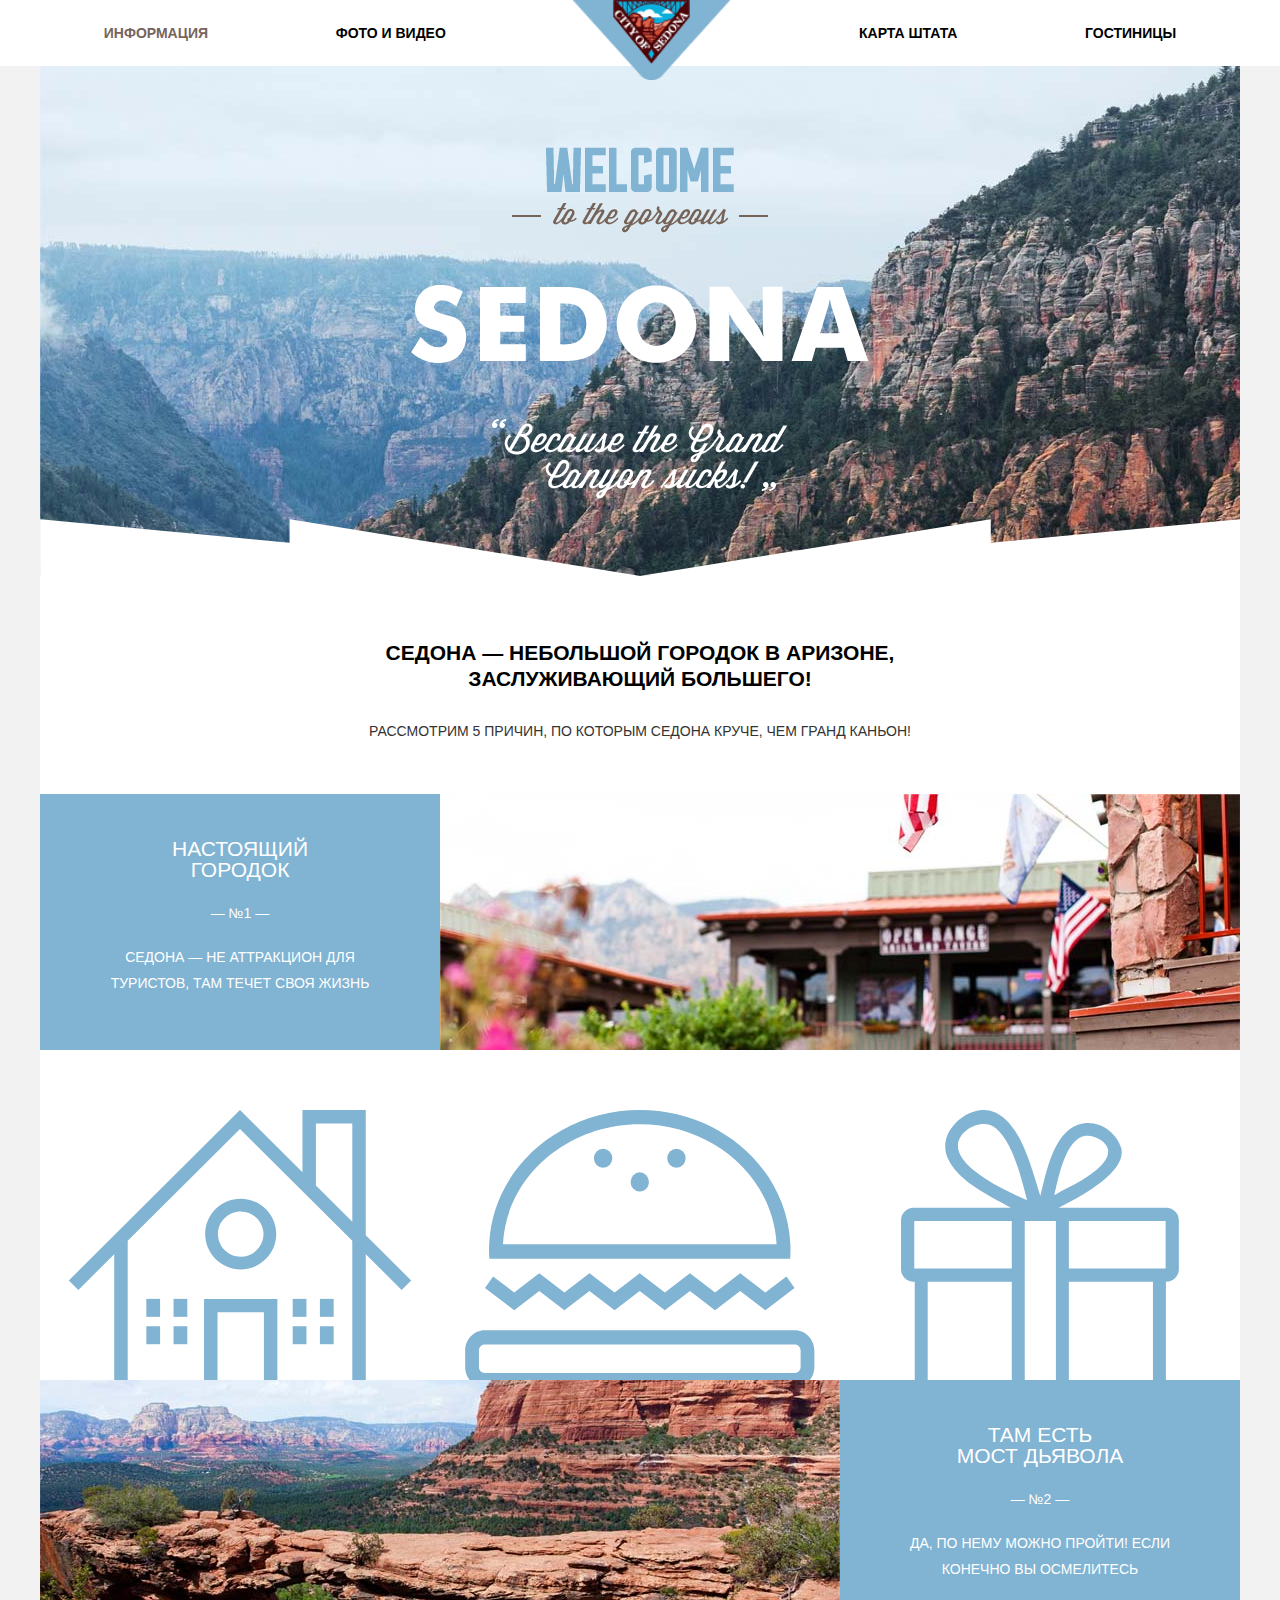
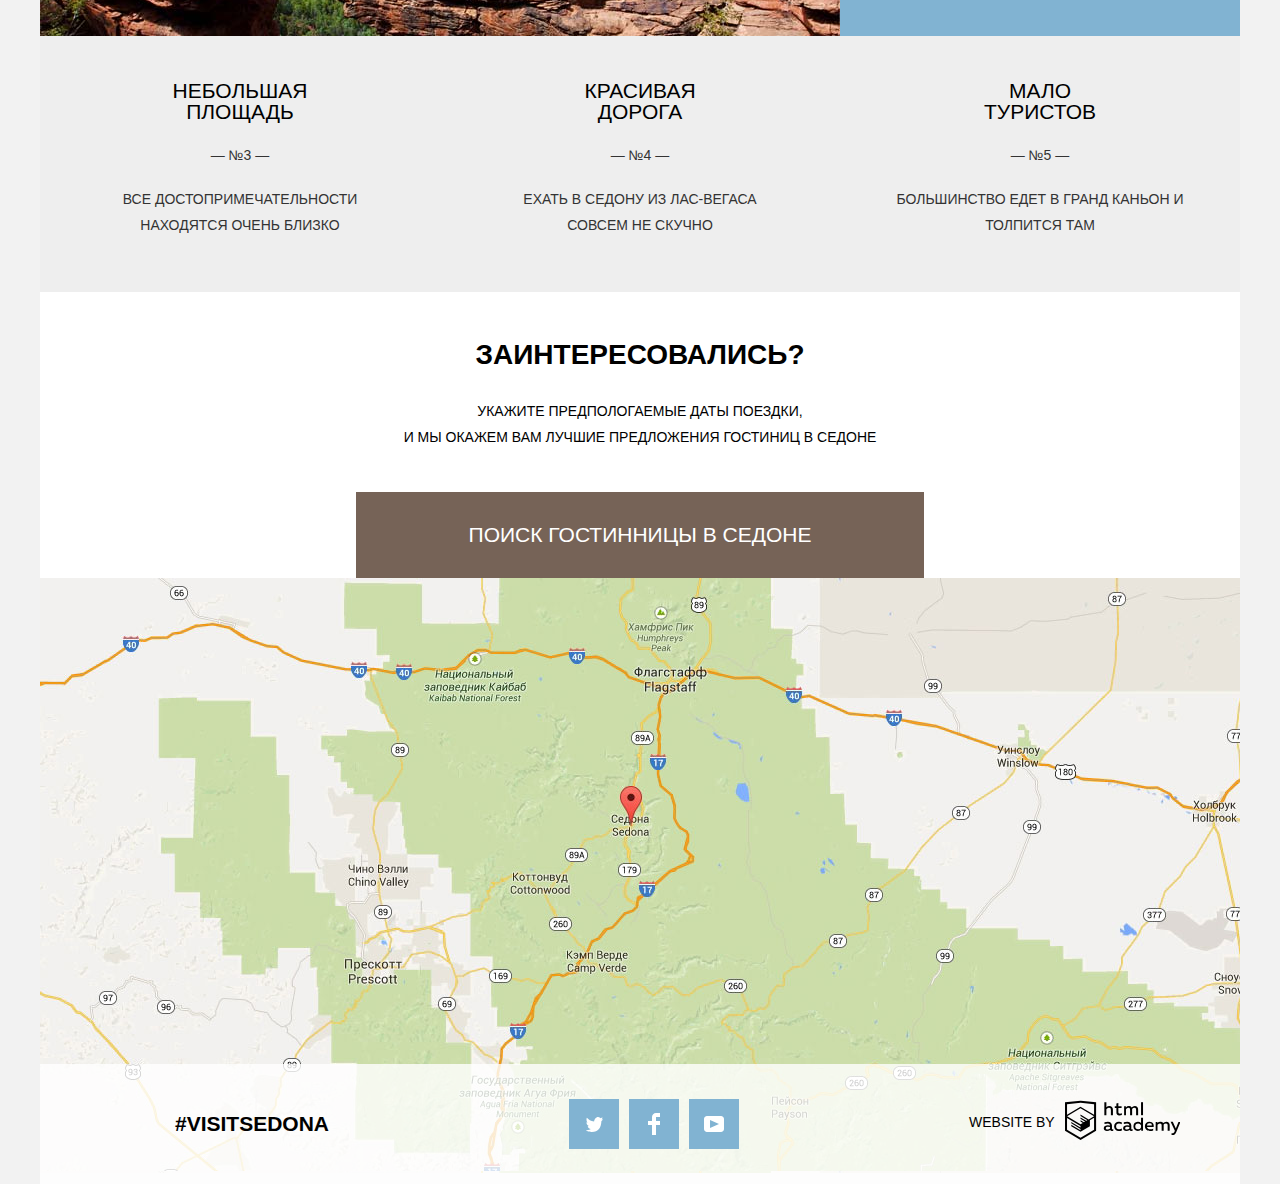
<file: index.html>
<!DOCTYPE HTML>
<html lang="ru">

<head>
    <meta charset="UTF-8">
    <meta name="viewport"
          content="width=device-width, user-scalable=no, initial-scale=1.0, maximum-scale=1.0, minimum-scale=1.0">
    <meta http-equiv="X-UA-Compatible" content="ie=edge">
    <title>Седона</title>
    <link href="css/normalize.css" rel="stylesheet">
    <link href="css/style.css" rel="stylesheet">
</head>

<body>
    <header class="main-header">
        <nav class="main-navigation">
            <div class="container">
                <ul class="site-navigation">
                    <li class="active"><a href="#">информация</a></li>
                    <li><a href="#">фото и видео</a></li>
                    <li><a class="main-header-logo"><img src="img/main-logo.png" alt="логотип Седона"></a></li>
                    <li><a href="#">карта штата</a></li>
                    <li><a href="#">гостиницы</a></li>
                </ul>
            </div>
        </nav>
    </header>
    <main class="main">
        <div class="headline">
            <img src="img/headline-inscription.png" alt="Welcome to the gorgeous Sedona">
            <img src="img/headline-form.png" alt="">
        </div>
        <div class="features-decription">
            <h2>Седона — небольшой городок в Аризоне,<br> заслуживающий большего!</h2>
            <p>Рассмотрим 5 причин, по которым Седона круче, чем гранд каньон!</p>
        </div>

        <section class="features">

            <ol class="first-features">
                <li class="main-features-item">
                    <div class="main-features-text">
                        <h3>НАСТОЯЩИЙ ГОРОДОК</h3>
                        <p>— №1 —</p>
                        <p>СЕДОНА — НЕ АТТРАКЦИОН ДЛЯ ТУРИСТОВ, ТАМ ТЕЧЕТ СВОЯ ЖИЗНь</p>
                    </div>
                    <div class="img-city"></div>
                </li>
                <li class="main-features-item">
                    <div class="main-features-text">
                        <h3>ТАМ ЕСТЬ МОСТ ДЬЯВОЛА</h3>
                        <p>— №2 —</p>
                        <p>ДА, ПО НЕМУ МОЖНО ПРОЙТИ! ЕСЛИ КОНЕЧНО ВЫ ОСМЕЛИТЕСЬ</p>
                    </div>
                    <div class="img-canyon"></div>
                </li>
                <li class="main-features-item">
                    <div class="main-features-text">
                        <h3>НЕБОЛЬШАЯ ПЛОЩАДЬ</h3>
                        <p>— №3 —</p>
                        <p>ВСЕ ДОСТОПРИМЕЧАТЕЛЬНОСТИ НАХОДЯТСЯ ОЧЕНЬ БЛИЗКО</p>
                    </div>
                </li>
                <li class="main-features-item">
                    <div class="main-features-text">
                        <h3>КРАСИВАЯ ДОРОГА</h3>
                        <p>— №4 —</p>
                        <p>ЕХАТЬ В СЕДОНУ ИЗ ЛАС-ВЕГАСА СОВСЕМ НЕ СКУЧНО</p>
                    </div>
                </li>
                <li class="main-features-item">
                    <div class="main-features-text">
                        <h3>МАЛО ТУРИСТОВ</h3>
                        <p>— №5 —</p>
                        <p>БОЛЬШИНСТВО ЕДЕТ В ГРАНД КАНЬОН И ТОЛПИТСЯ ТАМ</p>
                    </div>
                </li>
                <li>
                    <ul class="secondary-features">
                        <li class="features-item">
                            <img src="img/icon-1.svg" alt="">
                            <h3>ЖИЛЬЕ</h3>
                            <p>РЕКОМЕНДУЕМ ПОЖИТЬ В НАСТОЯЩЕМ МОТЕЛЕ, ВСЕ КАК В КИНО!</p>
                        </li>
                        <li class="features-item">
                            <img src="img/icon-2.svg" alt="">
                            <h3>ЕДА</h3>
                            <p>ВСЕГДА ЗАКАЗЫВАЙТЕ ФИРМЕННЫЙ БУРГЕР, ВЫ НЕ РАЗОЧАРУЕТЕСЬ!</p>
                        </li>
                        <li class="features-item" alt="">
                            <img src="img/icon-3.svg">
                            <h3>СУВЕНИРЫ</h3>
                            <p>НЕ ТОЛЬКО КИТАЙСКОГО, НО И МЕСТНОГО ПРОИЗВОДСТВА!</p>
                        </li>
                    </ul>
                </li>

            </ol>


        </section>
        <section class="search">
            <h2>Заинтересовались?</h2>
            <p> укажите предпологаемые даты поездки,<br> и мы окажем вам лучшие предложения гостиниц в Седоне</p>
            <button type="button" class="btn-search">Поиск гостинницы в Седоне</button>
        </section>
        <div class="map">
            <form class="search-form-disabled" method="get" action="https://echo.htmlacademy.ru">
                <div class="date-arrival form-item">
                    <label for="date-arrival">Дата заезда:</label>
                    <input type="date" id="date-arrival" name="date-arrival">
                </div>
                <div class="date-departure form-item">
                    <label for="date-departure">Дата выезда:</label>
                    <input type="date" id="date-departure" name="date-departure">
                </div>
                <div class="mature form-item">
                    <label for="mature">взрослые:</label>
                    <input type="number" id="mature" name="mature" value="2">
                </div>
                <div class="children form-item">
                    <label for="children">дети:</label>
                    <input type="number" id="children" name="children" value="0">
                </div>
                <button type="submit" class="btn-find" >найти</button>

            </form>
        </div>
    </main>
    <footer>
        <div class="footer-container">
            <p class="footer-tag">#visitsedona</p>
            <ul class="social-links">
                <li>
                    <a class="social-item" href="#">
                        <svg xmlns="http://www.w3.org/2000/svg" width="17px" height="15px" viewBox="0 0 17 15">
                            <path fill="#FFFFFF" d="M10.95,0.144c1.685-0.496,2.984,0.27,3.577,1.179c0.673-0.231,1.331-0.481,2.011-0.708
			c-0.004,0.861-0.522,1.513-0.857,1.768c0.685,0.17,1.304-0.491,1.304-0.491c-0.169,1-1.006,1.788-1.563,2.024
			c-0.231,6.75-3.175,11.217-10.077,11.082c-0.522,0,0.075,0-0.446,0c-0.41,0-4.164-0.46-4.898-1.887
			c2.271,0.196,3.893-0.422,4.693-1.177c-0.96-0.3-2.679-0.477-2.979-2.95C2.064,9.09,2.279,9.212,2.905,9.103
			C1.705,8.247,0.374,7.53,0.448,5.33c0.285,0.328,1.067,0.536,1.34,0.472c-0.703-0.241-1.97-3.36-0.894-4.952
			c1.818,1.854,3.735,3.606,7.152,3.773C8.254,2.33,9.183,0.793,10.95,0.144z"/>
                        </svg>
                    </a>
                </li>
                <li>
                    <a class="social-item" href="#">
                        <svg xmlns="http://www.w3.org/2000/svg" width="12px" height="22px" viewBox="0 0 12 22">
                            <path fill="#FFFFFF" d="M12,4V0H8C5.791,0,4,1.791,4,4v4H0v4h4v10h4V12h4V8H8V4H12z"/>
                        </svg>
                    </a>
                    
                </li>
                <li>
                    <a class="social-item" href="#">
                        <svg xmlns="http://www.w3.org/2000/svg" width="20px" height="16px" viewBox="0 0 20 16">
                            <path fill="#FFFFFF" d="M17,0H3C1.35,0,0,1.35,0,3v10c0,1.65,1.35,3,3,3h14c1.65,0,3-1.35,3-3V3C20,1.35,18.65,0,17,0z
	 M6.027,11.998V4.002L15.014,8L6.027,11.998z"/>
                        </svg>
                    </a>
                </li>
            </ul>
            <a href="#" class="academy-link">
                    <p>website by</p>
                    <div><svg xmlns="http://www.w3.org/2000/svg" viewBox="0 0 113 39" width="115" height="41">
                    <title>logo_name</title>
                    <path fill="#000" d="M401.93,351.51a2.07,2.07,0,0,0,.58-0.11v1.4a3.41,3.41,0,0,1-1.24.22,1.75,1.75,0,0,1-1.75-1,5.08,5.08,0,0,1-3.3,1.13c-1.59,0-3.06-.87-3.06-2.68,0-2.24,2.08-2.93,3.9-2.93a11.63,11.63,0,0,1,2.28.26v-0.31c0-1.09-.8-1.86-2.3-1.86a7.79,7.79,0,0,0-3.15.67v-1.79a10.72,10.72,0,0,1,3.35-.58c2.48,0,4,1.18,4,3.83v3.14A0.57,0.57,0,0,0,401.93,351.51Zm-6.76-1.19a1.42,1.42,0,0,0,1.64,1.29,3.56,3.56,0,0,0,2.53-1V349.1a10.21,10.21,0,0,0-1.9-.22C396.34,348.89,395.17,349.23,395.17,350.33Z" transform="translate(-355.09 -323.29)" />
                    <path fill="#000" d="M408.15,343.91a5.29,5.29,0,0,1,2.7.67v1.79a4.28,4.28,0,0,0-2.42-.73,2.89,2.89,0,1,0,0,5.76,5.26,5.26,0,0,0,2.55-.67v1.8a6.58,6.58,0,0,1-2.9.6,4.42,4.42,0,0,1-4.72-4.54A4.54,4.54,0,0,1,408.15,343.91Z" transform="translate(-355.09 -323.29)" />
                    <path fill="#000" d="M420.93,351.51a2.07,2.07,0,0,0,.58-0.11v1.4a3.41,3.41,0,0,1-1.24.22,1.75,1.75,0,0,1-1.75-1,5.08,5.08,0,0,1-3.3,1.13c-1.59,0-3.06-.87-3.06-2.68,0-2.24,2.08-2.93,3.9-2.93a11.63,11.63,0,0,1,2.28.26v-0.31c0-1.09-.8-1.86-2.3-1.86a7.79,7.79,0,0,0-3.15.67v-1.79a10.72,10.72,0,0,1,3.35-.58c2.48,0,4,1.18,4,3.83v3.14A0.57,0.57,0,0,0,420.93,351.51Zm-6.76-1.19a1.42,1.42,0,0,0,1.64,1.29,3.56,3.56,0,0,0,2.53-1V349.1a10.21,10.21,0,0,0-1.9-.22C415.33,348.89,414.17,349.23,414.17,350.33Z" transform="translate(-355.09 -323.29)" />
                    <path fill="#000" d="M431.76,340.14V352.9H430v-1.39a4.07,4.07,0,0,1-3.35,1.62,4.62,4.62,0,0,1,0-9.22,4,4,0,0,1,3.15,1.37v-5.14h2ZM427,345.62a2.9,2.9,0,0,0,0,5.8,3,3,0,0,0,2.79-1.84v-2.13A3.06,3.06,0,0,0,427,345.62Z" transform="translate(-355.09 -323.29)" />
                    <path fill="#000" d="M438.08,343.91c3.48,0,4.68,2.81,4.12,5.34h-6.58c0.22,1.57,1.75,2.22,3.35,2.22a6.41,6.41,0,0,0,2.77-.62v1.68a7.5,7.5,0,0,1-3.14.6c-2.68,0-5-1.53-5-4.61A4.39,4.39,0,0,1,438.08,343.91Zm0.09,1.62a2.39,2.39,0,0,0-2.57,2.26h4.85A2.06,2.06,0,0,0,438.17,345.53Z" transform="translate(-355.09 -323.29)" />
                    <path fill="#000" d="M444.19,352.9v-8.75h1.73v1.09a4,4,0,0,1,2.92-1.33,3,3,0,0,1,2.73,1.4,4.33,4.33,0,0,1,3.06-1.4,3.21,3.21,0,0,1,3.32,3.52v5.47h-2v-5.41a1.67,1.67,0,0,0-1.73-1.84,2.94,2.94,0,0,0-2.17,1.18c0,0.2,0,.4,0,0.6v5.47h-2v-5.41a1.67,1.67,0,0,0-1.73-1.84,3.11,3.11,0,0,0-2.32,1.35v5.91h-2Z" transform="translate(-355.09 -323.29)" />
                    <path fill="#000" d="M466.56,344.15h2l-4.1,9.93c-0.95,2.28-2.19,3-3.52,3a5,5,0,0,1-1.15-.15v-1.66a3,3,0,0,0,.89.13c0.95,0,1.66-.67,2.17-2l0.18-.44-4.16-8.82H461l3,6.6Z" transform="translate(-355.09 -323.29)" />
                    <path fill="#000" d="M395.75,324.82v5a4,4,0,0,1,2.83-1.2,3.41,3.41,0,0,1,3.61,3.57v5.41h-2v-5.16a1.9,1.9,0,0,0-2-2.1,3.08,3.08,0,0,0-2.44,1.46v5.8h-2V324.82h2Z" transform="translate(-355.09 -323.29)" />
                    <path fill="#000" d="M407.52,325.71v3.12h3.17v1.71h-3.17v4c0,1.15.53,1.53,1.66,1.53a4.71,4.71,0,0,0,1.77-.35v1.68a7.14,7.14,0,0,1-2.35.38,2.68,2.68,0,0,1-3-2.88v-4.38H404v-1.71h1.57v-2.64Z" transform="translate(-355.09 -323.29)" />
                    <path fill="#000" d="M413.19,337.58v-8.75h1.73v1.09a4,4,0,0,1,2.92-1.33,3,3,0,0,1,2.73,1.4,4.33,4.33,0,0,1,3.06-1.4,3.21,3.21,0,0,1,3.32,3.52v5.47h-2v-5.41a1.67,1.67,0,0,0-1.73-1.84,2.94,2.94,0,0,0-2.17,1.18c0,0.2,0,.4,0,0.6v5.47h-2v-5.41a1.67,1.67,0,0,0-1.73-1.84,3.11,3.11,0,0,0-2.32,1.35v5.91h-2Z" transform="translate(-355.09 -323.29)" />
                    <rect fill="#000" x="74.72" y="1.52" width="1.95" height="12.76" />
                    <path fill="#000" d="M370.53,323.31l-0.16,0-15.28,1.6v28L370.37,362l15.28-9.09v-28Zm13.12,28.45-13.28,7.9-13.28-7.9V340.28l13.22,7.87,0,1.43-9.07-5.4v1.38l9.11,5.47,0,1.46-9.1-5.42v1.38l9.11,5.47h0l9.19-5.5v-1.39h0v-4.52l4.1-2.45v11.67Zm0-13.16L380,340.74h0l-1.68,1-8-4.76v1.38l6.84,4.07-0.06,0-0.15.09-1,.57-5.64-3.36v1.38l4.45,2.65-1.05.7,0,0-3.36-2v1.38l2.21,1.3-2.25,1.35-13.16-7.82,13.17-7.92h0Zm0-1.39-13.35-7.87h0l-13.2,7.86v-10.5l13.28-1.39,13.28,1.39v10.51Z" transform="translate(-355.09 -323.29)" />
                </svg></div>
            </a>
        </div>
    </footer>
<script>
    var toggle = document.querySelector(".btn-search");
    var popup = document.querySelector(".search-form-disabled");

    toggle.addEventListener("click", function(evt) {
        evt.preventDefault();
        popup.classList.toggle("search-form-enabled");
    });
</script>
</body>

</html>
</file>
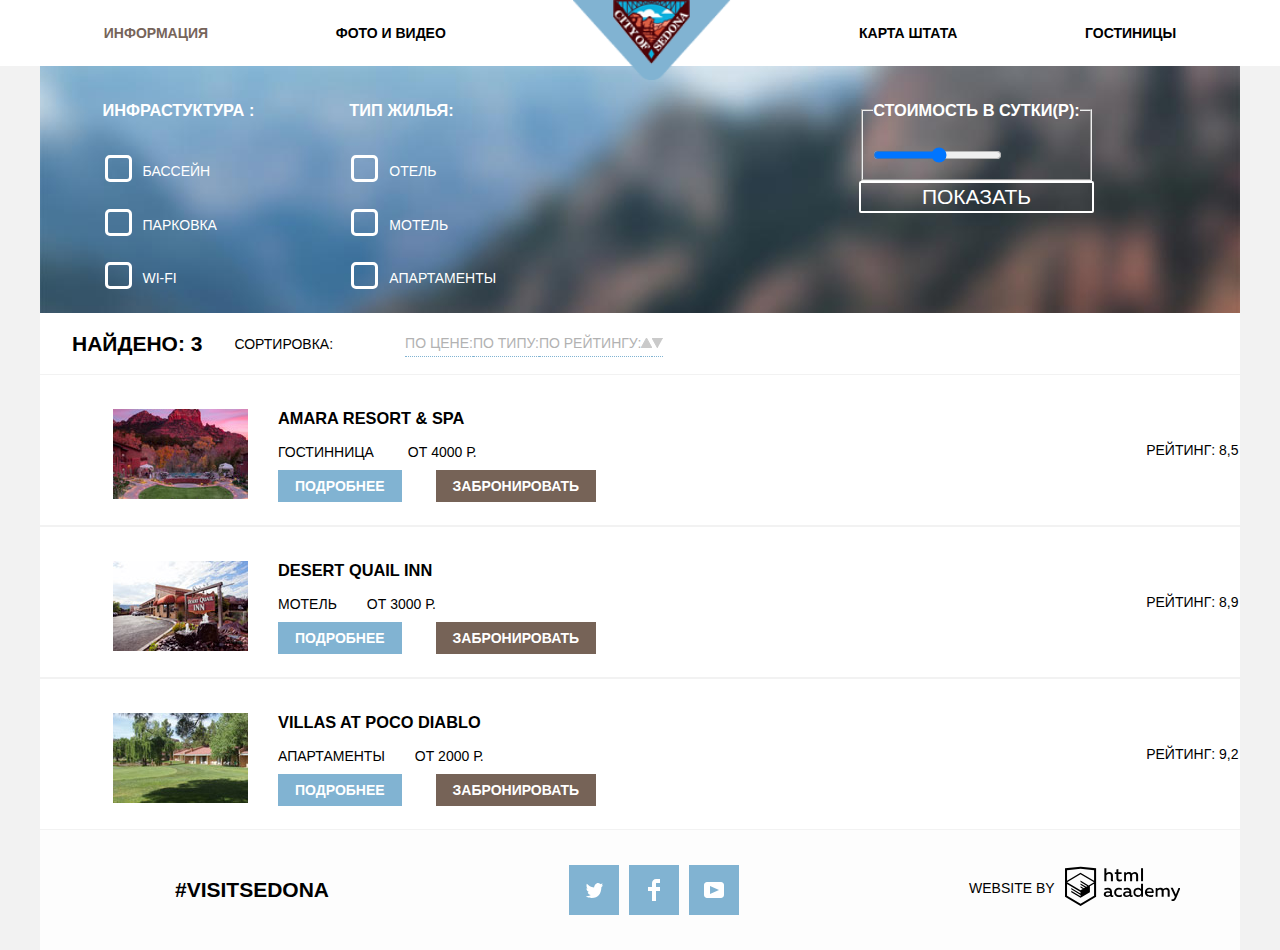
<file: hotels.html>
<!DOCTYPE HTML>
<html lang="ru">

<head>
    <meta charset="utf-8">
    <title>Седона</title>
    <link href="css/normalize.css" rel="stylesheet">
    <link href="css/style.css" rel="stylesheet">
</head>

<body class="inner-page">
    <header class="main-header">
        <nav class="main-navigation">
            <div class="container">
                <ul class="site-navigation">
                    <li class="active"><a href="#">информация</a></li>
                    <li><a href="#">фото и видео</a></li>
                    <li><a class="main-header-logo"><img src="img/main-logo.png" alt="логотип Седона"></a></li>
                    <li><a href="#">карта штата</a></li>
                    <li><a href="#">гостиницы</a></li>
                </ul>
            </div>
        </nav>
    </header>
    <main class="main">
        <div class="search-container">
            <form class="search-characteristic" method="get" action="https://echo.htmlacademy.ru">
                <div class="search-first">
                <fieldset class="search-infrastructure">
                    <legend>
                        <h3>инфрастуктура :</h3>
                    </legend>
                    <ul>
                        <li>
                            <label class="hotel-checkbox">
                                <input type="checkbox" name="hotel" class="visually-hidden">
                                <span class="checkbox-indicator"></span>
                            бассейн
                            </label>
                        </li>
                        <li>
                            <label class="hotel-checkbox">
                                <input type="checkbox" name="hotel" class="visually-hidden">
                                <span class="checkbox-indicator"></span>
                            парковка
                            </label>
                        </li>
                        <li>
                            <label class="hotel-checkbox">
                                <input type="checkbox" name="hotel" class="visually-hidden">
                                <span class="checkbox-indicator"></span>
                            wi-fi
                            </label>
                        </li>
                    </ul>
                </fieldset>
                </div>
                <div class="search-third">
                <fieldset class="search-house">
                    <legend>
                        <h3>тип жилья:</h3>
                    </legend>
                    <ul>
                        <li>
                            <label class="hotel-checkbox">
                                <input type="checkbox" name="hotel" class="visually-hidden">
                                <span class="checkbox-indicator"></span>
                            отель
                            </label>
                        </li>
                        <li>
                            <label class="hotel-checkbox">
                                <input type="checkbox" name="hotel" class="visually-hidden">
                                <span class="checkbox-indicator"></span>
                            мотель
                            </label>
                        </li>
                        <li>
                            <label class="hotel-checkbox">
                                <input type="checkbox" name="hotel" class="visually-hidden">
                                <span class="checkbox-indicator"></span>
                            апартаменты
                            </label>
                        </li>
                    </ul>
                </fieldset>
                </div>
                <div class="search-second">
                <fieldset class="search-coast">
                    <legend>
                        <h3>стоимость в сутки(р):</h3>
                    </legend>
                    <input type="range" id="coast" name="coast" min="0" max="3500" step="100">
                    <output name="coast"></output>
                </fieldset>
                <button type="submit">показать</button>
                </div>
            </form>
        </div>

        <section class="search-list">
            <div class="search-head">
                <h2>найдено: 3</h2>
                <p>сортировка:</p>
                <ul class="sort-by">
                    <li>по цене:</li>
                    <li>по типу:</li>
                    <li>по рейтингу:</li>
                    <li class="icon-up"><svg version="1.1" id="icon-up-dir" xmlns="http://www.w3.org/2000/svg" xmlns:xlink="http://www.w3.org/1999/xlink" x="0px" y="0px" width="11px" height="10px" viewBox="0 0 11 10" enable-background="new 0 0 11 10" xml:space="preserve">
                            <polygon points="5.5,0 0,10 11,10 " />
                        </svg></li>
                    <li class="icon-down"><svg version="1.1" id="icon-down-dir" xmlns="http://www.w3.org/2000/svg" xmlns:xlink="http://www.w3.org/1999/xlink" x="0px" y="0px" width="11px" height="10px" viewBox="0 0 11 10" enable-background="new 0 0 11 10" xml:space="preserve">
                            <polyline points="5.5,10 0,0 11,0 " />
                        </svg></li>
                </ul>
            </div>
            <ol class="search-results">
                    <li class="search-item">
                        <a href="#" class="img-item">
                            <img src="img/amara-res.jpg" alt="Amara resort & spa">
                        </a>
                        <div class="item-content">
                            <h3>Amara resort & spa</h3>
                            <p><span>гостинница</span><span> от 4000 р.</span></p>
                            <a class="button-info" href="#"><span>подробнее</span></a>
                            <a class="button-reserve" href="#"><span>забронировать</span></a>
                        </div>
                        <div class="item-rate">
                            <div class="stars"></div>
                            <div class="rating">рейтинг: 8,5</div>
                        </div>
                    </li>
                    <li class="search-item">
                        <a href="#" class="img-item">
                            <img src="img/desert-qua.jpg" alt="Desert Quail Inn">
                        </a>
                        <div class="item-content">
                            <h3>Desert Quail Inn</h3>
                            <p><span>мотель</span><span>от 3000 р.</span></p>
                            <a class="button-info" href="#"><span>подробнее</span></a>
                            <a class="button-reserve" href="#"><span>забронировать</span></a>
                        </div>
                        <div class="item-rate">
                            <div class="stars"></div>
                            <div class="rating">рейтинг: 8,9</div>
                        </div>
                    </li>
                    <li class="search-item">
                        <a href="#" class="img-item">
                            <img src="img/villas-poco.jpg" alt="Villas at Poco Diablo">
                        </a>
                        <div class="item-content">
                            <h3>Villas at Poco Diablo</h3>
                            <p><span>апартаменты</span><span>от 2000 р.</span></p>
                            <a class="button-info" href="#"><span>подробнее</span></a>
                            <a class="button-reserve" href="#"><span>забронировать</span></a>
                        </div>
                        <div class="item-rate">
                            <div class="stars"></div>
                            <div class="rating">рейтинг: 9,2</div>
                        </div>
                    </li>
                </ol>
        </section>


    </main>
    <footer>
        <div class="footer-container">
            <p class="footer-tag">#visitsedona</p>
            <ul class="social-links">
                <li>
                    <a class="social-item" href="#">
                        <svg xmlns="http://www.w3.org/2000/svg" width="17px" height="15px" viewBox="0 0 17 15">
                            <path fill="#FFFFFF" d="M10.95,0.144c1.685-0.496,2.984,0.27,3.577,1.179c0.673-0.231,1.331-0.481,2.011-0.708
			c-0.004,0.861-0.522,1.513-0.857,1.768c0.685,0.17,1.304-0.491,1.304-0.491c-0.169,1-1.006,1.788-1.563,2.024
			c-0.231,6.75-3.175,11.217-10.077,11.082c-0.522,0,0.075,0-0.446,0c-0.41,0-4.164-0.46-4.898-1.887
			c2.271,0.196,3.893-0.422,4.693-1.177c-0.96-0.3-2.679-0.477-2.979-2.95C2.064,9.09,2.279,9.212,2.905,9.103
			C1.705,8.247,0.374,7.53,0.448,5.33c0.285,0.328,1.067,0.536,1.34,0.472c-0.703-0.241-1.97-3.36-0.894-4.952
			c1.818,1.854,3.735,3.606,7.152,3.773C8.254,2.33,9.183,0.793,10.95,0.144z"/>
                        </svg>
                    </a>
                </li>
                <li>
                    <a class="social-item" href="#">
                        <svg xmlns="http://www.w3.org/2000/svg" width="12px" height="22px" viewBox="0 0 12 22">
                            <path fill="#FFFFFF" d="M12,4V0H8C5.791,0,4,1.791,4,4v4H0v4h4v10h4V12h4V8H8V4H12z"/>
                        </svg>
                    </a>
                    
                </li>
                <li>
                    <a class="social-item" href="#">
                        <svg xmlns="http://www.w3.org/2000/svg" width="20px" height="16px" viewBox="0 0 20 16">
                            <path fill="#FFFFFF" d="M17,0H3C1.35,0,0,1.35,0,3v10c0,1.65,1.35,3,3,3h14c1.65,0,3-1.35,3-3V3C20,1.35,18.65,0,17,0z
	 M6.027,11.998V4.002L15.014,8L6.027,11.998z"/>
                        </svg>
                    </a>
                </li>
            </ul>
            <a href="#" class="academy-link">
                    <p>website by</p>
                    <div><svg xmlns="http://www.w3.org/2000/svg" viewBox="0 0 113 39" width="115" height="41">
                    <title>logo_name</title>
                    <path fill="#000" d="M401.93,351.51a2.07,2.07,0,0,0,.58-0.11v1.4a3.41,3.41,0,0,1-1.24.22,1.75,1.75,0,0,1-1.75-1,5.08,5.08,0,0,1-3.3,1.13c-1.59,0-3.06-.87-3.06-2.68,0-2.24,2.08-2.93,3.9-2.93a11.63,11.63,0,0,1,2.28.26v-0.31c0-1.09-.8-1.86-2.3-1.86a7.79,7.79,0,0,0-3.15.67v-1.79a10.72,10.72,0,0,1,3.35-.58c2.48,0,4,1.18,4,3.83v3.14A0.57,0.57,0,0,0,401.93,351.51Zm-6.76-1.19a1.42,1.42,0,0,0,1.64,1.29,3.56,3.56,0,0,0,2.53-1V349.1a10.21,10.21,0,0,0-1.9-.22C396.34,348.89,395.17,349.23,395.17,350.33Z" transform="translate(-355.09 -323.29)" />
                    <path fill="#000" d="M408.15,343.91a5.29,5.29,0,0,1,2.7.67v1.79a4.28,4.28,0,0,0-2.42-.73,2.89,2.89,0,1,0,0,5.76,5.26,5.26,0,0,0,2.55-.67v1.8a6.58,6.58,0,0,1-2.9.6,4.42,4.42,0,0,1-4.72-4.54A4.54,4.54,0,0,1,408.15,343.91Z" transform="translate(-355.09 -323.29)" />
                    <path fill="#000" d="M420.93,351.51a2.07,2.07,0,0,0,.58-0.11v1.4a3.41,3.41,0,0,1-1.24.22,1.75,1.75,0,0,1-1.75-1,5.08,5.08,0,0,1-3.3,1.13c-1.59,0-3.06-.87-3.06-2.68,0-2.24,2.08-2.93,3.9-2.93a11.63,11.63,0,0,1,2.28.26v-0.31c0-1.09-.8-1.86-2.3-1.86a7.79,7.79,0,0,0-3.15.67v-1.79a10.72,10.72,0,0,1,3.35-.58c2.48,0,4,1.18,4,3.83v3.14A0.57,0.57,0,0,0,420.93,351.51Zm-6.76-1.19a1.42,1.42,0,0,0,1.64,1.29,3.56,3.56,0,0,0,2.53-1V349.1a10.21,10.21,0,0,0-1.9-.22C415.33,348.89,414.17,349.23,414.17,350.33Z" transform="translate(-355.09 -323.29)" />
                    <path fill="#000" d="M431.76,340.14V352.9H430v-1.39a4.07,4.07,0,0,1-3.35,1.62,4.62,4.62,0,0,1,0-9.22,4,4,0,0,1,3.15,1.37v-5.14h2ZM427,345.62a2.9,2.9,0,0,0,0,5.8,3,3,0,0,0,2.79-1.84v-2.13A3.06,3.06,0,0,0,427,345.62Z" transform="translate(-355.09 -323.29)" />
                    <path fill="#000" d="M438.08,343.91c3.48,0,4.68,2.81,4.12,5.34h-6.58c0.22,1.57,1.75,2.22,3.35,2.22a6.41,6.41,0,0,0,2.77-.62v1.68a7.5,7.5,0,0,1-3.14.6c-2.68,0-5-1.53-5-4.61A4.39,4.39,0,0,1,438.08,343.91Zm0.09,1.62a2.39,2.39,0,0,0-2.57,2.26h4.85A2.06,2.06,0,0,0,438.17,345.53Z" transform="translate(-355.09 -323.29)" />
                    <path fill="#000" d="M444.19,352.9v-8.75h1.73v1.09a4,4,0,0,1,2.92-1.33,3,3,0,0,1,2.73,1.4,4.33,4.33,0,0,1,3.06-1.4,3.21,3.21,0,0,1,3.32,3.52v5.47h-2v-5.41a1.67,1.67,0,0,0-1.73-1.84,2.94,2.94,0,0,0-2.17,1.18c0,0.2,0,.4,0,0.6v5.47h-2v-5.41a1.67,1.67,0,0,0-1.73-1.84,3.11,3.11,0,0,0-2.32,1.35v5.91h-2Z" transform="translate(-355.09 -323.29)" />
                    <path fill="#000" d="M466.56,344.15h2l-4.1,9.93c-0.95,2.28-2.19,3-3.52,3a5,5,0,0,1-1.15-.15v-1.66a3,3,0,0,0,.89.13c0.95,0,1.66-.67,2.17-2l0.18-.44-4.16-8.82H461l3,6.6Z" transform="translate(-355.09 -323.29)" />
                    <path fill="#000" d="M395.75,324.82v5a4,4,0,0,1,2.83-1.2,3.41,3.41,0,0,1,3.61,3.57v5.41h-2v-5.16a1.9,1.9,0,0,0-2-2.1,3.08,3.08,0,0,0-2.44,1.46v5.8h-2V324.82h2Z" transform="translate(-355.09 -323.29)" />
                    <path fill="#000" d="M407.52,325.71v3.12h3.17v1.71h-3.17v4c0,1.15.53,1.53,1.66,1.53a4.71,4.71,0,0,0,1.77-.35v1.68a7.14,7.14,0,0,1-2.35.38,2.68,2.68,0,0,1-3-2.88v-4.38H404v-1.71h1.57v-2.64Z" transform="translate(-355.09 -323.29)" />
                    <path fill="#000" d="M413.19,337.58v-8.75h1.73v1.09a4,4,0,0,1,2.92-1.33,3,3,0,0,1,2.73,1.4,4.33,4.33,0,0,1,3.06-1.4,3.21,3.21,0,0,1,3.32,3.52v5.47h-2v-5.41a1.67,1.67,0,0,0-1.73-1.84,2.94,2.94,0,0,0-2.17,1.18c0,0.2,0,.4,0,0.6v5.47h-2v-5.41a1.67,1.67,0,0,0-1.73-1.84,3.11,3.11,0,0,0-2.32,1.35v5.91h-2Z" transform="translate(-355.09 -323.29)" />
                    <rect fill="#000" x="74.72" y="1.52" width="1.95" height="12.76" />
                    <path fill="#000" d="M370.53,323.31l-0.16,0-15.28,1.6v28L370.37,362l15.28-9.09v-28Zm13.12,28.45-13.28,7.9-13.28-7.9V340.28l13.22,7.87,0,1.43-9.07-5.4v1.38l9.11,5.47,0,1.46-9.1-5.42v1.38l9.11,5.47h0l9.19-5.5v-1.39h0v-4.52l4.1-2.45v11.67Zm0-13.16L380,340.74h0l-1.68,1-8-4.76v1.38l6.84,4.07-0.06,0-0.15.09-1,.57-5.64-3.36v1.38l4.45,2.65-1.05.7,0,0-3.36-2v1.38l2.21,1.3-2.25,1.35-13.16-7.82,13.17-7.92h0Zm0-1.39-13.35-7.87h0l-13.2,7.86v-10.5l13.28-1.39,13.28,1.39v10.51Z" transform="translate(-355.09 -323.29)" />
                </svg></div>
            </a>
        </div>
    </footer>
</body>

</html>
</file>
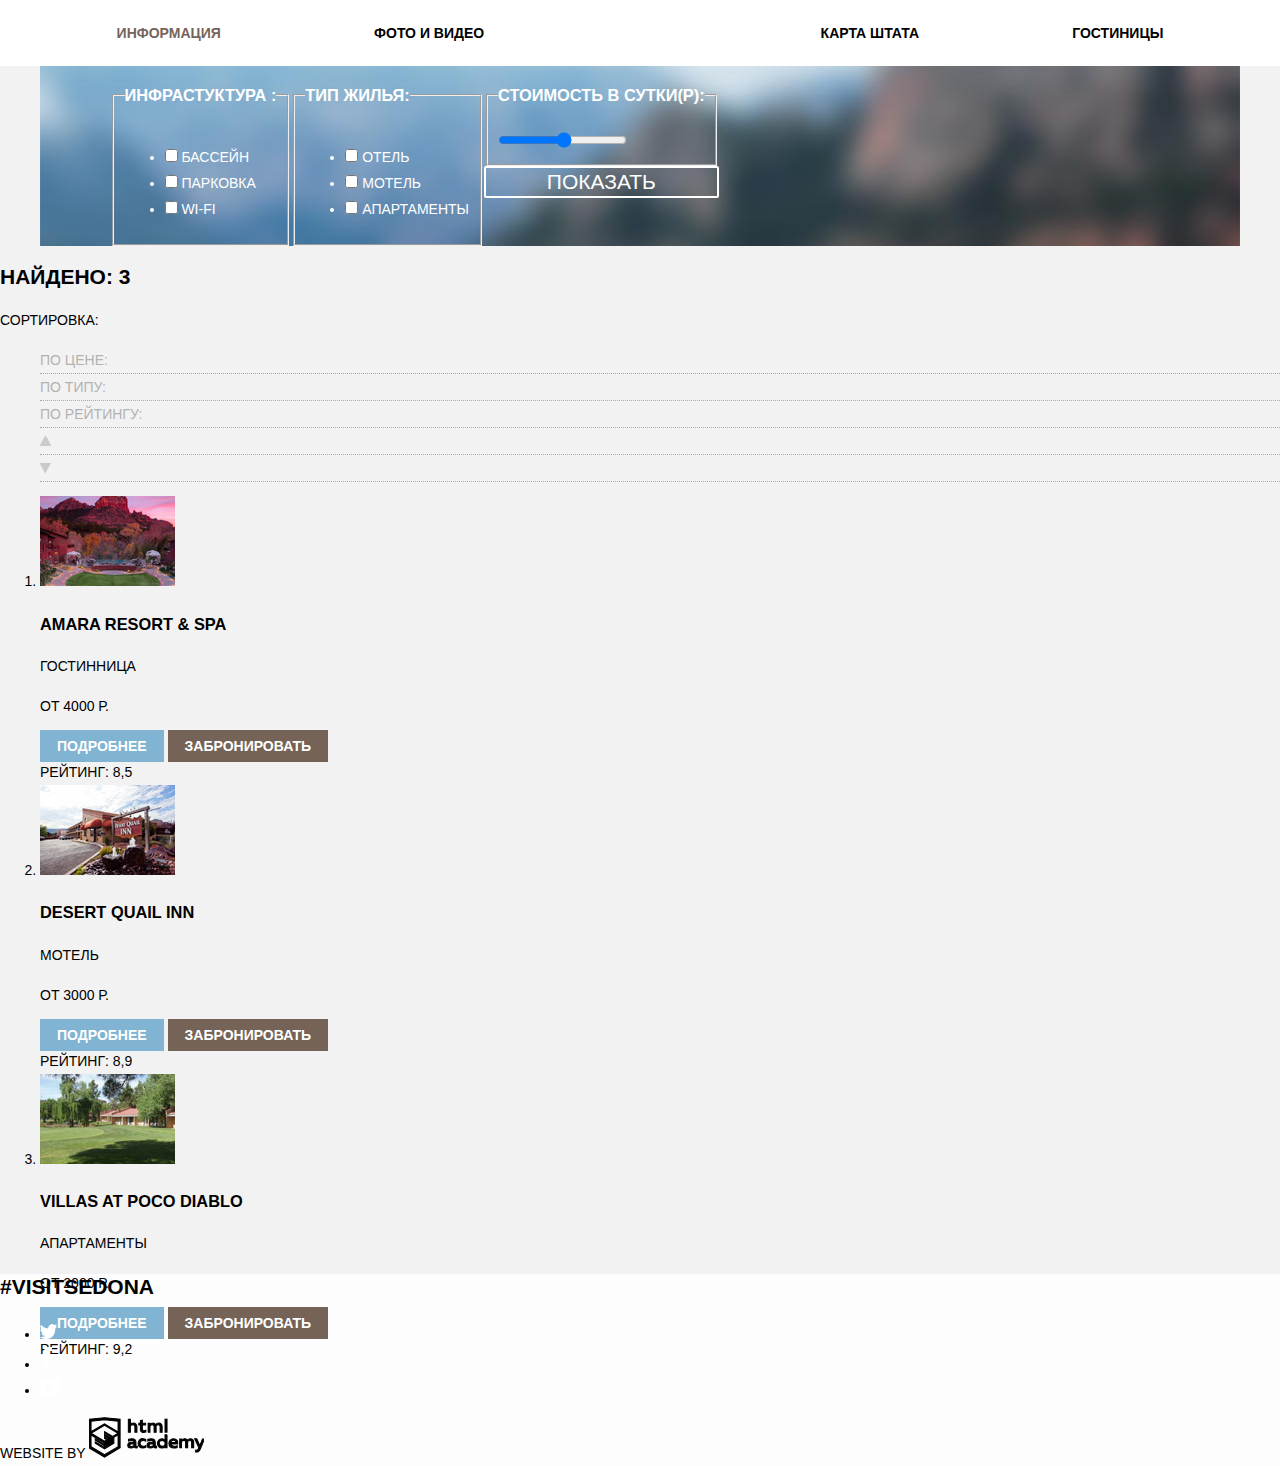
<file: sedona/sedonaHotels.html>
<!DOCTYPE HTML>
<html lang="ru">

<head>
    <meta charset="utf-8">
    <title>Седона</title>
    <link href="css/normalize.css" rel="stylesheet">
    <link href="css/style.css" rel="stylesheet">
</head>

<body class="inner-page">
    <header class="main-header">
        <nav class="main-navigation">
            <div class="container">
                <ul class="site-navigation">
                    <li class="active"><a href="#">информация</a></li>
                    <li><a href="#">фото и видео</a></li>
                    <li><a class="main-header-logo">
                            <img src="img/logo.png" alt="логотип Седона"></a></li>
                    <li><a href="#">карта штата</a></li>
                    <li><a href="#">гостиницы</a></li>
                </ul>
            </div>
        </nav>
    </header>
    <main class="main">
        <div class="search-container">
            <form class="search-characteristic" method="get" action="https://echo.htmlacademy.ru">
                <div class="search-first">
                <fieldset class="search-infrastructure">
                    <legend>
                        <h3>инфрастуктура :</h3>
                    </legend>
                    <ul>
                        <li>
                            <input type="checkbox" name="pool" id="pool">
                            <label for="pool">бассейн</label>

                        </li>
                        <li>
                            <input type="checkbox" name="parking" id="parking">
                            <label for="parking">парковка</label>

                        </li>
                        <li>
                            <input type="checkbox" name="wi-fi" id="wi-fi">
                            <label for="wi-fi">wi-fi</label>
                        </li>
                    </ul>
                </fieldset>
                <fieldset class="search-house">
                    <legend>
                        <h3>тип жилья:</h3>
                    </legend>
                    <ul>
                        <li>
                            <input type="checkbox" name="hotel" id="hotel">
                            <label for="hotel">отель</label>
                        </li>
                        <li>
                            <input type="checkbox" name="motel" id="motel">
                            <label for="motel">мотель</label>
                        </li>
                        <li>
                            <input type="checkbox" name="apartment" id="apartment">
                            <label for="apartment">апартаменты</label>
                        </li>
                    </ul>
                </fieldset>
                </div>
                <div class="search-second">
                <fieldset class="search-coast">
                    <legend>
                        <h3>стоимость в сутки(р):</h3>
                    </legend>
                    <input type="range" id="coast" name="coast" min="0" max="3500" step="100">
                    <output name="coast"></output>
                </fieldset>
                <button type="submit">показать</button>
                </div>
            </form>
        </div>

        <section class="search-list">
            <div class="search-head">
                <h2>найдено: 3</h2>
                <p>сортировка:</p>
                <ul class="sort-by">
                    <li>по цене:</li>
                    <li>по типу:</li>
                    <li>по рейтингу:</li>
                    <li class="icon-up"><svg version="1.1" id="icon-up-dir" xmlns="http://www.w3.org/2000/svg" xmlns:xlink="http://www.w3.org/1999/xlink" x="0px" y="0px" width="11px" height="10px" viewBox="0 0 11 10" enable-background="new 0 0 11 10" xml:space="preserve">
                            <polygon points="5.5,0 0,10 11,10 " />
                        </svg></li>
                    <li class="icon-down"><svg version="1.1" id="icon-down-dir" xmlns="http://www.w3.org/2000/svg" xmlns:xlink="http://www.w3.org/1999/xlink" x="0px" y="0px" width="11px" height="10px" viewBox="0 0 11 10" enable-background="new 0 0 11 10" xml:space="preserve">
                            <polyline points="5.5,10 0,0 11,0 " />
                        </svg></li>
                </ul>
            </div>
            <div class="search-results">
                <ol>
                    <li class="search-item">
                        <a href="#">
                            <img src="img/amara-res.jpg" alt="Amara resort & spa">
                            <h3>Amara resort & spa</h3>
                        </a>
                        <p>гостинница</p>
                        <p>от 4000 р.</p>
                        <a class="button-info" href="#"><span>подробнее</span></a>
                        <a class="button-reserve" href="#"><span>забронировать</span></a>
                        <div class="stars"></div>
                        <div class="rating">рейтинг: 8,5</div>
                    </li>
                    <li class="search-item">
                        <a href="#">
                            <img src="img/desert-qua.jpg" alt="Desert Quail Inn">
                            <h3>Desert Quail Inn</h3>
                        </a>
                        <p>мотель</p>
                        <p>от 3000 р.</p>
                        <a class="button-info" href="#"><span>подробнее</span></a>
                        <a class="button-reserve" href="#"><span>забронировать</span></a>
                        <div class="stars"></div>
                        <div class="rating">рейтинг: 8,9</div>
                    </li>
                    <li class="search-item">
                        <a href="#">
                            <img src="img/villas-poco.jpg" alt="Villas at Poco Diablo">
                            <h3>Villas at Poco Diablo</h3>
                        </a>
                        <p>апартаменты</p>
                        <p>от 2000 р.</p>
                        <a class="button-info" href="#"><span>подробнее</span></a>
                        <a class="button-reserve" href="#"><span>забронировать</span></a>
                        <div class="stars"></div>
                        <div class="rating">рейтинг: 9,2</div>
                    </li>
                </ol>
            </div>
        </section>


    </main>
    <footer>
        <p class="footer-tag">#visitsedona</p>
        <ul class="social-links">
            <li><a class="social-item" href="#"><img src="img/twit.svg" alt="twitter"></a></li>
            <li><a class="social-item" href="#"><img src="img/fb.svg" alt="facebook"></a></li>
            <li><a class="social-item" href="#"><img src="img/youtube.svg" alt="youtube"></a></li>
        </ul>
        <a href="#">website by
            <svg id="Layer_1" data-name="Layer 1" xmlns="http://www.w3.org/2000/svg" viewBox="0 0 113 39" width="115" height="41"><title>logo_name</title><path d="M401.93,351.51a2.07,2.07,0,0,0,.58-0.11v1.4a3.41,3.41,0,0,1-1.24.22,1.75,1.75,0,0,1-1.75-1,5.08,5.08,0,0,1-3.3,1.13c-1.59,0-3.06-.87-3.06-2.68,0-2.24,2.08-2.93,3.9-2.93a11.63,11.63,0,0,1,2.28.26v-0.31c0-1.09-.8-1.86-2.3-1.86a7.79,7.79,0,0,0-3.15.67v-1.79a10.72,10.72,0,0,1,3.35-.58c2.48,0,4,1.18,4,3.83v3.14A0.57,0.57,0,0,0,401.93,351.51Zm-6.76-1.19a1.42,1.42,0,0,0,1.64,1.29,3.56,3.56,0,0,0,2.53-1V349.1a10.21,10.21,0,0,0-1.9-.22C396.34,348.89,395.17,349.23,395.17,350.33Z" transform="translate(-355.09 -323.29)" /><path d="M408.15,343.91a5.29,5.29,0,0,1,2.7.67v1.79a4.28,4.28,0,0,0-2.42-.73,2.89,2.89,0,1,0,0,5.76,5.26,5.26,0,0,0,2.55-.67v1.8a6.58,6.58,0,0,1-2.9.6,4.42,4.42,0,0,1-4.72-4.54A4.54,4.54,0,0,1,408.15,343.91Z" transform="translate(-355.09 -323.29)" /><path d="M420.93,351.51a2.07,2.07,0,0,0,.58-0.11v1.4a3.41,3.41,0,0,1-1.24.22,1.75,1.75,0,0,1-1.75-1,5.08,5.08,0,0,1-3.3,1.13c-1.59,0-3.06-.87-3.06-2.68,0-2.24,2.08-2.93,3.9-2.93a11.63,11.63,0,0,1,2.28.26v-0.31c0-1.09-.8-1.86-2.3-1.86a7.79,7.79,0,0,0-3.15.67v-1.79a10.72,10.72,0,0,1,3.35-.58c2.48,0,4,1.18,4,3.83v3.14A0.57,0.57,0,0,0,420.93,351.51Zm-6.76-1.19a1.42,1.42,0,0,0,1.64,1.29,3.56,3.56,0,0,0,2.53-1V349.1a10.21,10.21,0,0,0-1.9-.22C415.33,348.89,414.17,349.23,414.17,350.33Z" transform="translate(-355.09 -323.29)" /><path d="M431.76,340.14V352.9H430v-1.39a4.07,4.07,0,0,1-3.35,1.62,4.62,4.62,0,0,1,0-9.22,4,4,0,0,1,3.15,1.37v-5.14h2ZM427,345.62a2.9,2.9,0,0,0,0,5.8,3,3,0,0,0,2.79-1.84v-2.13A3.06,3.06,0,0,0,427,345.62Z" transform="translate(-355.09 -323.29)" /><path d="M438.08,343.91c3.48,0,4.68,2.81,4.12,5.34h-6.58c0.22,1.57,1.75,2.22,3.35,2.22a6.41,6.41,0,0,0,2.77-.62v1.68a7.5,7.5,0,0,1-3.14.6c-2.68,0-5-1.53-5-4.61A4.39,4.39,0,0,1,438.08,343.91Zm0.09,1.62a2.39,2.39,0,0,0-2.57,2.26h4.85A2.06,2.06,0,0,0,438.17,345.53Z" transform="translate(-355.09 -323.29)" /><path d="M444.19,352.9v-8.75h1.73v1.09a4,4,0,0,1,2.92-1.33,3,3,0,0,1,2.73,1.4,4.33,4.33,0,0,1,3.06-1.4,3.21,3.21,0,0,1,3.32,3.52v5.47h-2v-5.41a1.67,1.67,0,0,0-1.73-1.84,2.94,2.94,0,0,0-2.17,1.18c0,0.2,0,.4,0,0.6v5.47h-2v-5.41a1.67,1.67,0,0,0-1.73-1.84,3.11,3.11,0,0,0-2.32,1.35v5.91h-2Z" transform="translate(-355.09 -323.29)" /><path d="M466.56,344.15h2l-4.1,9.93c-0.95,2.28-2.19,3-3.52,3a5,5,0,0,1-1.15-.15v-1.66a3,3,0,0,0,.89.13c0.95,0,1.66-.67,2.17-2l0.18-.44-4.16-8.82H461l3,6.6Z" transform="translate(-355.09 -323.29)" /><path d="M395.75,324.82v5a4,4,0,0,1,2.83-1.2,3.41,3.41,0,0,1,3.61,3.57v5.41h-2v-5.16a1.9,1.9,0,0,0-2-2.1,3.08,3.08,0,0,0-2.44,1.46v5.8h-2V324.82h2Z" transform="translate(-355.09 -323.29)" /><path d="M407.52,325.71v3.12h3.17v1.71h-3.17v4c0,1.15.53,1.53,1.66,1.53a4.71,4.71,0,0,0,1.77-.35v1.68a7.14,7.14,0,0,1-2.35.38,2.68,2.68,0,0,1-3-2.88v-4.38H404v-1.71h1.57v-2.64Z" transform="translate(-355.09 -323.29)" /><path d="M413.19,337.58v-8.75h1.73v1.09a4,4,0,0,1,2.92-1.33,3,3,0,0,1,2.73,1.4,4.33,4.33,0,0,1,3.06-1.4,3.21,3.21,0,0,1,3.32,3.52v5.47h-2v-5.41a1.67,1.67,0,0,0-1.73-1.84,2.94,2.94,0,0,0-2.17,1.18c0,0.2,0,.4,0,0.6v5.47h-2v-5.41a1.67,1.67,0,0,0-1.73-1.84,3.11,3.11,0,0,0-2.32,1.35v5.91h-2Z" transform="translate(-355.09 -323.29)" /><rect x="74.72" y="1.52" width="1.95" height="12.76" /><path d="M370.53,323.31l-0.16,0-15.28,1.6v28L370.37,362l15.28-9.09v-28Zm13.12,28.45-13.28,7.9-13.28-7.9V340.28l13.22,7.87,0,1.43-9.07-5.4v1.38l9.11,5.47,0,1.46-9.1-5.42v1.38l9.11,5.47h0l9.19-5.5v-1.39h0v-4.52l4.1-2.45v11.67Zm0-13.16L380,340.74h0l-1.68,1-8-4.76v1.38l6.84,4.07-0.06,0-0.15.09-1,.57-5.64-3.36v1.38l4.45,2.65-1.05.7,0,0-3.36-2v1.38l2.21,1.3-2.25,1.35-13.16-7.82,13.17-7.92h0Zm0-1.39-13.35-7.87h0l-13.2,7.86v-10.5l13.28-1.39,13.28,1.39v10.51Z" transform="translate(-355.09 -323.29)" /></svg>
        </a>
    </footer>
</body>

</html>
</file>
<file: css/style.css>
/* глобальная стилизация */
body {
    margin: 0;
    padding: 0;
    
    font-family: "PT Sans", Arial, sans-serif;
    font-size: 14px;
    line-height: 26px;
    font-weight: 400;
    color: #000;
    text-transform: uppercase;
    
    background-color: #f2f2f2;
}

a {
    text-decoration: none;
}

.container {
    display: flex;
    width: 1200px;
    margin: 0 auto;
    }

img {
    height: auto;
    max-height: 100%;
}

.visually-hidden:not(:focus):not(:active),
input[type="checkbox"].visually-hidden,
input[type="radio"].visually-hidden {
    position: absolute;
    
    width: 1px;
    height: 1px;
    margin: -1px;
    border: 0;
    padding: 0;
    
    white-space: nowrap;
    
    clip-path: insert(100%);
    clip: rect(0 0 0 0);
    overflow: hidden;
}
/* главная страница */
.main-navigation {
    color: #000;
    background-color: #fff;
    
}

.site-navigation{
    list-style: none;
    font-weight: 700;
    display: flex;
    flex-grow: 1;
    justify-content: space-around;
    padding: 20px 0;
    margin: 0;
    }

.site-navigation li:nth-child(3) {
    height: 0;
}

.main-navigation a {
    color: #000;
}

.main-navigation a:hover,
.main-navigation a:focus {
    color: #83b2d0;
}
.main-navigation a:active {
    color: #b2b2b2;
}
.main-navigation .active a {
    color: #76645a;
}

.main-header-logo {
    display: block;
}

.main-header-logo img{
    width: 158px;
    height: 80px;
    z-index: 2;
    margin-top: -20px;
}

.headline {
    background-color: #fff;
    background-image: url(../img/headline-background.jpg);
    text-align: center;
    width: 1200px;
    height: 510px;
    display: flex;
    flex-direction: column;
    justify-content: flex-end;
    align-items: center;
    margin: 0 auto;
}

.headline img:nth-child(1) {
    width: 458px;
    height: 352px;
    margin-bottom: 20px;
}
.headline img:nth-child(2) {
    width: 1200px;
    height: 57px;
}

.features-decription {
    display: flex;
    width: 1200px;
    margin: 0 auto;
    flex-direction: column;
    align-items: center;
    background-color: #fff;
}

.features-decription h2 {
    padding-top: 64px;
    margin: 0;
    text-align: center;
}

.features-decription p {
    margin: 0;
    padding-top: 26px; 
    color: #333333;
}

.features {
    display: flex;
    width: 1200px;
    margin: 0 auto;
    background-color: #fff;
    
}

.first-features {
    list-style: none;
    display: flex;
    flex-wrap: wrap;
    margin: 0;
    padding: 50px 0 0 0;
}

.first-features .main-features-item {
    display: flex;
    height: 256px;
    width: 400px;
    flex-grow: 1;
    background-color: #eeeeee;
    order: 2;
    
}

.main-features-item .main-features-text{
    text-align: center;
    width: 400px;
}

.main-features-text h3{
    font-size: 21px;
    line-height: 21px;
    font-weight: 400;
    margin: 44px auto 20px;
    max-width: 170px
}

.main-features-text p{
    margin: 18px auto;
    padding: 0;
    max-width: 290px;
    color: #333333;
}

.first-features .main-features-item:nth-child(1),
.first-features .main-features-item:nth-child(2){
    display: flex;
    background-color: #81b3d2;
    color: #fff;
    width: 1200px;
}

.first-features .main-features-item:nth-child(1){
    order: 0;
}

.first-features .main-features-item:nth-child(2) {
    flex-direction: row-reverse;
}

.main-features-item:nth-child(1) p,
.main-features-item:nth-child(2) p {
    color: #fff;
}

.main-features-item:nth-child(1) .img-city {
    background-image: url(../img/city-img.jpg);
    width: 800px;
    
}

.main-features-item:nth-child(2) .img-canyon {
    background-image: url(../img/canyon-img.jpg);
    width: 800px;
}

.secondary-features {
    list-style: none;
    display: flex;
    height: 330px;
    margin: 0;
    padding: 0;
}

.features-item {
    display: flex;
    flex-direction: column;
    width: 400px;
}

.features-item img {
    margin-top: 60px;
}

.features-item h3 {
    margin-top: 16px;
    align-self: center;
}

.features-item p {
    max-width: 290px;
    align-self: center;
    text-align: center
}


.search {
    display: flex;
    width: 1200px;
    margin: 0 auto;
    padding: 0;
    flex-direction: column;
    background-color: #fff;
}

.search h2 {
    margin: 50px auto 0;
    font-size: 28px;
}

.search p {
    margin: 30px auto;
    max-width: 480px;
    text-align: center;
}

.btn-search {
    font: inherit;
    
    width: 568px;
    height: 86px;
    border: none;
    background-color: #766357;
    margin: 12px auto 0;
    text-transform: uppercase;
    color: #fff;
    font-size: 21px;
    line-height: 26px;  
}

.btn-search:hover,
.btn-search:focus {
    background-color: #604e43;
}
.btn-search:active {
    background-color: #503e33;
    color: #857871;
}



.btn-find {
    font: inherit;
    
    width: 458px;
    height: 58px;
    background-color: #81b3d2;
    border: none;
    
    text-transform: uppercase;
    color: #fff;
    font-size: 21px;
    line-height: 26px;       
}
.btn-find:hover,
.btn-find:focus {
    background-color: #669ec0;
}
.btn-find:active{
    background-color: #5496bd;
    color: #7aadcb;
}

.map {
    font-weight: 700;
    background-image: url(../img/map-img.jpg);
    height: 595px;
    width: 1200px;
    margin: 0 auto;
    
}

.search-form-disabled {
    display: none;
}

.search-form-enabled {
    display: flex;
    justify-content: space-between;
    flex-wrap: wrap;
    background-color: #fff;
    box-sizing: border-box;
    margin: 0 auto;
    width: 570px;
    min-height: 395px;
    padding: 50px;
}

.search-form input{
    box-sizing: border-box;
    border: none;
    background-color: #f2f2f2;
    padding: 11px 10px;
}

.form-item{
    width: 100%;
    display: flex;
    justify-content: space-between;
    align-items: center;
    
}

.date-arrival input,
.date-departure input{
    width: 348px;
    font-weight: 700;
}

.mature,
.children{
    width: auto;
}

.mature input,
.children input{
    width: 114px;
    margin-left: 36px;
    text-align: center;
    font-weight: 700;
}

.search-form button{
    width: 100%;
}

.footer-container{
    display: flex;
    align-items: center;
    height: 120px;
    width: 1200px;
    margin: 0 auto;
    margin-top: -109px;
    background-color: rgba(255,255,255,0.8)
}

footer a {
    color: black
}

.social-links {
    list-style: none;
    display: flex;
    padding: 0;
    margin-left: 240px;
}

.social-item {
    display: flex;
    background-color: #81b3d2;
    width: 50px;
    height: 50px;
    margin-right: 10px;
    align-items: center;
    justify-content: center;
}

.social-item:nth-child(n3) {
    margin: 100px;   
}

.social-item:hover,
.social-item:focus {
    background-color: #669ec0;
}

.social-item:active path {
    fill: #88b6d1;
}

.social-item:active {
    background-color: #5496bd;
}

.academy-link {
    display: flex;
    align-items: center;
    margin-left: 220px;
}

.academy-link:hover path,
.academy-link:focus path,
.academy-link:hover rect,
.academy-link:focus rect{
    fill: #81b3d2;
}

.academy-link:active path,
.academy-link:active rect{
    fill: #bdbbbc;
}

.academy-link p {
    padding-right: 10px;
    padding-bottom: 5px;
}

.footer-tag{
    color: #000;
    font-size: 21px;
    line-height: 26px;
    font-weight: 700;
    margin-left: 135px;
}



/* вложеная страница */

.search-container {
    background-color: #fff;
    background-image: url(../img/filter-background.jpg);
    width: 1200px;
    margin: 0 auto;
    color: #fff;
    padding-top: 15px;
    
}

.search-characteristic {
    display: flex;
    
}

.search-infrastructure,
.search-house {
    border: 0;
}

.search-infrastructure ul,
.search-house ul {
    list-style: none;
    display: flex;
    flex-direction: column;
    justify-content: space-around;
    height: 160px;
    margin: 0;
}

.search-infrastructure li,
.search-house li {
    position: relative;
}

.hotel-checkbox input[type="checkbox"] + .checkbox-indicator {
    position: absolute;
    top: -3px;
    left: -38px;;
    
    width: 21px;
    height: 21px;
    border:3px solid #fff; 
    border-radius: 5px;
}

.hotel-checkbox input[type="checkbox"]:focus + .checkbox-indicator {
    border-color: #81b3d2;
    outline: thin dotted;
    outline: 5px auto -webkit-focus-ring-color;
}

.hotel-checkbox input[type="checkbox"]:checked + .checkbox-indicator::before {
    content: "";
    
    position: absolute;
    top: 8px;
    left: 1px;
    
    width: 10px;
    height: 4px;
    
    background-color: #fff;
    
    transform: rotate(45deg);
}

.hotel-checkbox input[type="checkbox"]:checked + .checkbox-indicator::after {
    content: "";
    
    position: absolute;
    top: 6px;
    left: 5px;
    
    width: 20px;
    height: 4px;
    
    background-color: #fff;
    
    transform: rotate(-45deg);
}
.search-characteristic{
    display: flex;
}

.search-first {
    display: flex;
    margin-left: 50px;
}

.search-third {
    margin-left: 70px;
}

.search-second {
    display: flex;
    flex-direction: column;
    margin-left: 350px;
}

.search-characteristic button{
    font: inherit;
    border: 2px solid #fff;
    border-radius: 2px;
    background-color: rgba(0, 0, 0, 0);
    
    color: #fff;
    font-size: 21px;
    text-transform: uppercase;
}
.search-characteristic button:focus,
.search-characteristic button:hover{
    background-color: #fff;
    color: #000;
}

.search-head{
    display: flex;
    width: 1200px;
    margin: 0 auto;
    background-color: #fff;
    align-items: center;
}

.search-head h2,
.search-head p,
.search-head ul{
    margin-left: 32px;
}

.sort-by {
    list-style: none;
    display: flex;
}

.search-results{
    list-style: none;
    padding: 0;
    margin: 0;
    display: flex;
    flex-wrap: wrap;
}

.search-item {
    width: 1200px;
    height: 150px;
    margin: 1px auto;
    background-color: #fff;
    display: flex;
    align-items: center; 
}

.search-item .img-item {
    color: #000;
    margin-left: 73px;
    margin-top: 15px;
}

.search-item .item-content {
    margin-left: 30px;
    max-height: 90px;
}

.item-content h3 {
    margin: 0;
}
.item-content p {
    margin-top: 8px;
    margin-bottom: 8px;
}
.item-content span{
    margin-right: 30px;
}

.search-item .item-rate {
    margin-left: 520px;
}

.search-item a:hover,
.search-item a:focus{
    color: #81b3d2;
}
.search-item a:active{
    color: #b2b2b2;
}


#icon-up-dir,
#icon-down-dir{ 
    stroke:#cacaca; fill: #cacaca;
}
#icon-up-dir:hover,
#icon-down-dir:hover,
#icon-up-dir:focus,
#icon-down-dir:focus{
    stroke:#231f20; fill: #231f20;
}
#icon-up-dir:active,
#icon-down-dir:active{
    stroke:#81b3d2; fill: #81b3d2;
}

.sort-by li {
    color: #b2b2b2;
    border-bottom: dotted #81b3d2 1px;    
}

.sort-by li:focus,
.sort-by li:hover{
    color: #cde1ed;
}
.sort-by li:active{
    color: #000;
    border: none;
}

.button-info span{
    border: none;
    background-color: #81b3d2;
    padding: 8px 17px;
    
    font-weight: 700;
    color: #fff;
}
.button-info span:focus,
.button-info span:hover{
    background-color: #669ec0;
}
.button-info span:active{
    background-color: #5496bd;  
    color: #88b6d1;
}

.button-reserve span{
    border: none;
    background-color: #766357;
    padding: 8px 17px;
    
    font-weight: 700;
    color: #fff;
}
.button-reserve span:focus,
.button-reserve span:hover{
    background-color: #604e43;
}
.button-reserve span:active{
    background-color: #503e33;
    color: #857871;
}

.inner-page .footer-container{
    margin: 0 auto;
}
</file>
<file: sedona/css/style.css>
/* глобальная стилизация */
body {
    margin: 0;
    padding: 0;
    
    font-family: "PT Sans", Arial, sans-serif;
    font-size: 14px;
    line-height: 26px;
    font-weight: 400;
    color: #000;
    text-transform: uppercase;
    
    background-color: #f2f2f2;
}

a {
    text-decoration: none;
}

.container {
    display: flex;
    width: 1200px;
    margin: 0 auto;
    }

img {
    height: auto;
    max-height: 100%;
}
/* главная страница */
.main-navigation {
    color: #000;
    background-color: #fff;
    
}

.site-navigation{
    list-style: none;
    font-weight: 700;
    display: flex;
    flex-grow: 1;
    justify-content: space-around;
    padding: 20px 0;
    margin: 0;
    }

.site-navigation li:nth-child(3) {
    height: 0;
}

.main-navigation a {
    color: #000;
}

.main-navigation a:hover,
.main-navigation a:focus {
    color: #83b2d0;
}
.main-navigation a:active {
    color: #b2b2b2;
}
.main-navigation .active a {
    color: #76645a;
}
.main-header-logo img{
    width: 30px;
    height: 30px;
    z-index: 2;
}

.headline {
    background-color: #fff;
    background-image: url(/sedona/img/headline-background.jpg);
    text-align: center;
    width: 1200px;
    height: 510px;
    display: flex;
    flex-direction: column;
    justify-content: flex-end;
    align-items: center;
    margin: 0 auto;
}

.headline img:nth-child(1) {
    width: 458px;
    height: 352px;
    margin-bottom: 20px;
}
.headline img:nth-child(2) {
    width: 1200px;
    height: 57px;
}

.features-decription {
    display: flex;
    width: 1200px;
    margin: 0 auto;
    flex-direction: column;
    align-items: center;
    background-color: #fff;
}

.features-decription h2 {
    padding-top: 64px;
    margin: 0;
    text-align: center;
}

.features-decription p {
    margin: 0;
    padding-top: 26px; 
    color: #333333;
}

.features {
    display: flex;
    width: 1200px;
    margin: 0 auto;
    background-color: #fff;
    
}

.first-features {
    list-style: none;
    display: flex;
    flex-wrap: wrap;
    margin: 0;
    padding: 50px 0 0 0;
}

.first-features .main-features-item {
    display: flex;
    height: 256px;
    width: 400px;
    flex-grow: 1;
    background-color: #eeeeee;
    order: 2;
    
}

.main-features-item .main-features-text{
    text-align: center;
    width: 400px;
}

.main-features-text h3{
    font-size: 21px;
    line-height: 21px;
    font-weight: 400;
    margin: 44px auto 20px;
    max-width: 170px
}

.main-features-text p{
    margin: 18px auto;
    padding: 0;
    max-width: 290px;
    color: #333333;
}

.first-features .main-features-item:nth-child(1),
.first-features .main-features-item:nth-child(2){
    display: flex;
    background-color: #81b3d2;
    color: #fff;
    width: 1200px;
}

.first-features .main-features-item:nth-child(1){
    order: 0;
}

.first-features .main-features-item:nth-child(2) {
    flex-direction: row-reverse;
}

.main-features-item:nth-child(1) p,
.main-features-item:nth-child(2) p {
    color: #fff;
}

.main-features-item:nth-child(1) .img-city {
    background-image: url(/sedona/img/city-img.jpg);
    width: 800px;
    
}

.main-features-item:nth-child(2) .img-canyon {
    background-image: url(/sedona/img/canyon-img.jpg);
    width: 800px;
}

.secondary-features {
    list-style: none;
    display: flex;
    height: 330px;
    margin: 0;
    padding: 0;
}

.features-item {
    display: flex;
    flex-direction: column;
    width: 400px;
}

.features-item img {
    margin-top: 60px;
}

.features-item h3 {
    margin-top: 16px;
    align-self: center;
}

.features-item p {
    max-width: 290px;
    align-self: center;
    text-align: center
}


.search {
    display: flex;
    width: 1200px;
    margin: 0 auto;
    padding: 0;
    flex-direction: column;
    background-color: #fff;
}

.search h2 {
    margin: 50px auto 0;
    font-size: 28px;
}

.search p {
    margin: 30px auto;
    max-width: 480px;
    text-align: center;
}

.btn-search {
    font: inherit;
    
    width: 568px;
    height: 86px;
    border: none;
    background-color: #766357;
    margin: 12px auto 0;
    text-transform: uppercase;
    color: #fff;
    font-size: 21px;
    line-height: 26px;  
}

.btn-search:hover,
.btn-search:focus {
    background-color: #604e43;
}
.btn-search:active {
    background-color: #503e33;
    color: #857871;
}



.btn-find {
    font: inherit;
    
    width: 458px;
    height: 58px;
    background-color: #81b3d2;
    border: none;
    
    text-transform: uppercase;
    color: #fff;
    font-size: 21px;
    line-height: 26px;       
}
.btn-find:hover,
.btn-find:focus {
    background-color: #669ec0;
}
.btn-find:active{
    background-color: #5496bd;
    color: #7aadcb;
}

.map {
    font-weight: 700;
    background-image: url(/sedona/img/map-img.jpg);
    height: 595px;
    width: 1200px;
    margin: 0 auto;
    
}

.search-form-disabled {
    display: none;
}

.search-form-enebled {
    display: flex;
    justify-content: space-between;
    flex-wrap: wrap;
    background-color: #fff;
    box-sizing: border-box;
    margin: 0 auto;
    width: 570px;
    min-height: 395px;
    padding: 50px;
}

.search-form input{
    box-sizing: border-box;
    border: none;
    background-color: #f2f2f2;
    padding: 11px 10px;
}

.form-item{
    width: 100%;
    display: flex;
    justify-content: space-between;
    align-items: center;
    
}

.date-arrival input,
.date-departure input{
    width: 348px;
    font-weight: 700;
}

.mature,
.children{
    width: auto;
}

.mature input,
.children input{
    width: 114px;
    margin-left: 36px;
    text-align: center;
    font-weight: 700;
}

.search-form button{
    width: 100%;
}

footer {
    margin-top: -109px;
    background-color: rgba(255,255,255,0.8)
}

footer a{
    color: black
}

#Layer_1 { 
    stroke:#000; fill: #000;
}
#Layer_1:hover,
#Layer_1:focus {
    stroke:#81b3d2; fill: #81b3d2;
}
#layer_1:active {
    stroke:#bdbbbc; fill: #bdbbbc;
}

.footer-tag{
    color: #000;
    font-size: 21px;
    line-height: 26px;
    font-weight: 700;
}

/* вложеная страница */

.search-container {
    background-color: #fff;
    background-image: url(/sedona/img/filter-background.jpg);
    width: 1200px;
    margin: 0 auto;
    color: #fff;
    
}

.search-characteristic{
    display: flex;
}

.search-first {
    display: flex;
    margin-left: 70px;
}

.search-second {
    display: flex;
    flex-direction: column;
}

.search-characteristic button{
    font: inherit;
    border: 2px solid #fff;
    border-radius: 2px;
    background-color: rgba(0, 0, 0, 0);
    
    color: #fff;
    font-size: 21px;
    text-transform: uppercase;
}
.search-characteristic button:focus,
.search-characteristic button:hover{
    background-color: #fff;
    color: #000;
}

.search-item a {
    color: #000;
}
.search-item a:hover,
.search-item a:focus{
    color: #81b3d2;
}
.search-item a:active{
    color: #b2b2b2;
}

.sort-by {
    list-style: none;
}
#icon-up-dir,
#icon-down-dir{ 
    stroke:#cacaca; fill: #cacaca;
}
#icon-up-dir:hover,
#icon-down-dir:hover,
#icon-up-dir:focus,
#icon-down-dir:focus{
    stroke:#231f20; fill: #231f20;
}
#icon-up-dir:active,
#icon-down-dir:active{
    stroke:#81b3d2; fill: #81b3d2;
}

.sort-by li {
    color: #b2b2b2;
    border-bottom: dotted #81b3d2 1px;    
}

.sort-by li:focus,
.sort-by li:hover{
    color: #cde1ed;
}
.sort-by li:active{
    color: #000;
    border: none;
}

.button-info span{
    border: none;
    background-color: #81b3d2;
    padding: 8px 17px;
    
    font-weight: 700;
    color: #fff;
}
.button-info span:focus,
.button-info span:hover{
    background-color: #669ec0;
}
.button-info span:active{
    background-color: #5496bd;  
    color: #88b6d1;
}

.button-reserve span{
    border: none;
    background-color: #766357;
    padding: 8px 17px;
    
    font-weight: 700;
    color: #fff;
}
.button-reserve span:focus,
.button-reserve span:hover{
    background-color: #604e43;
}
.button-reserve span:active{
    background-color: #503e33;
    color: #857871;
}
</file>
